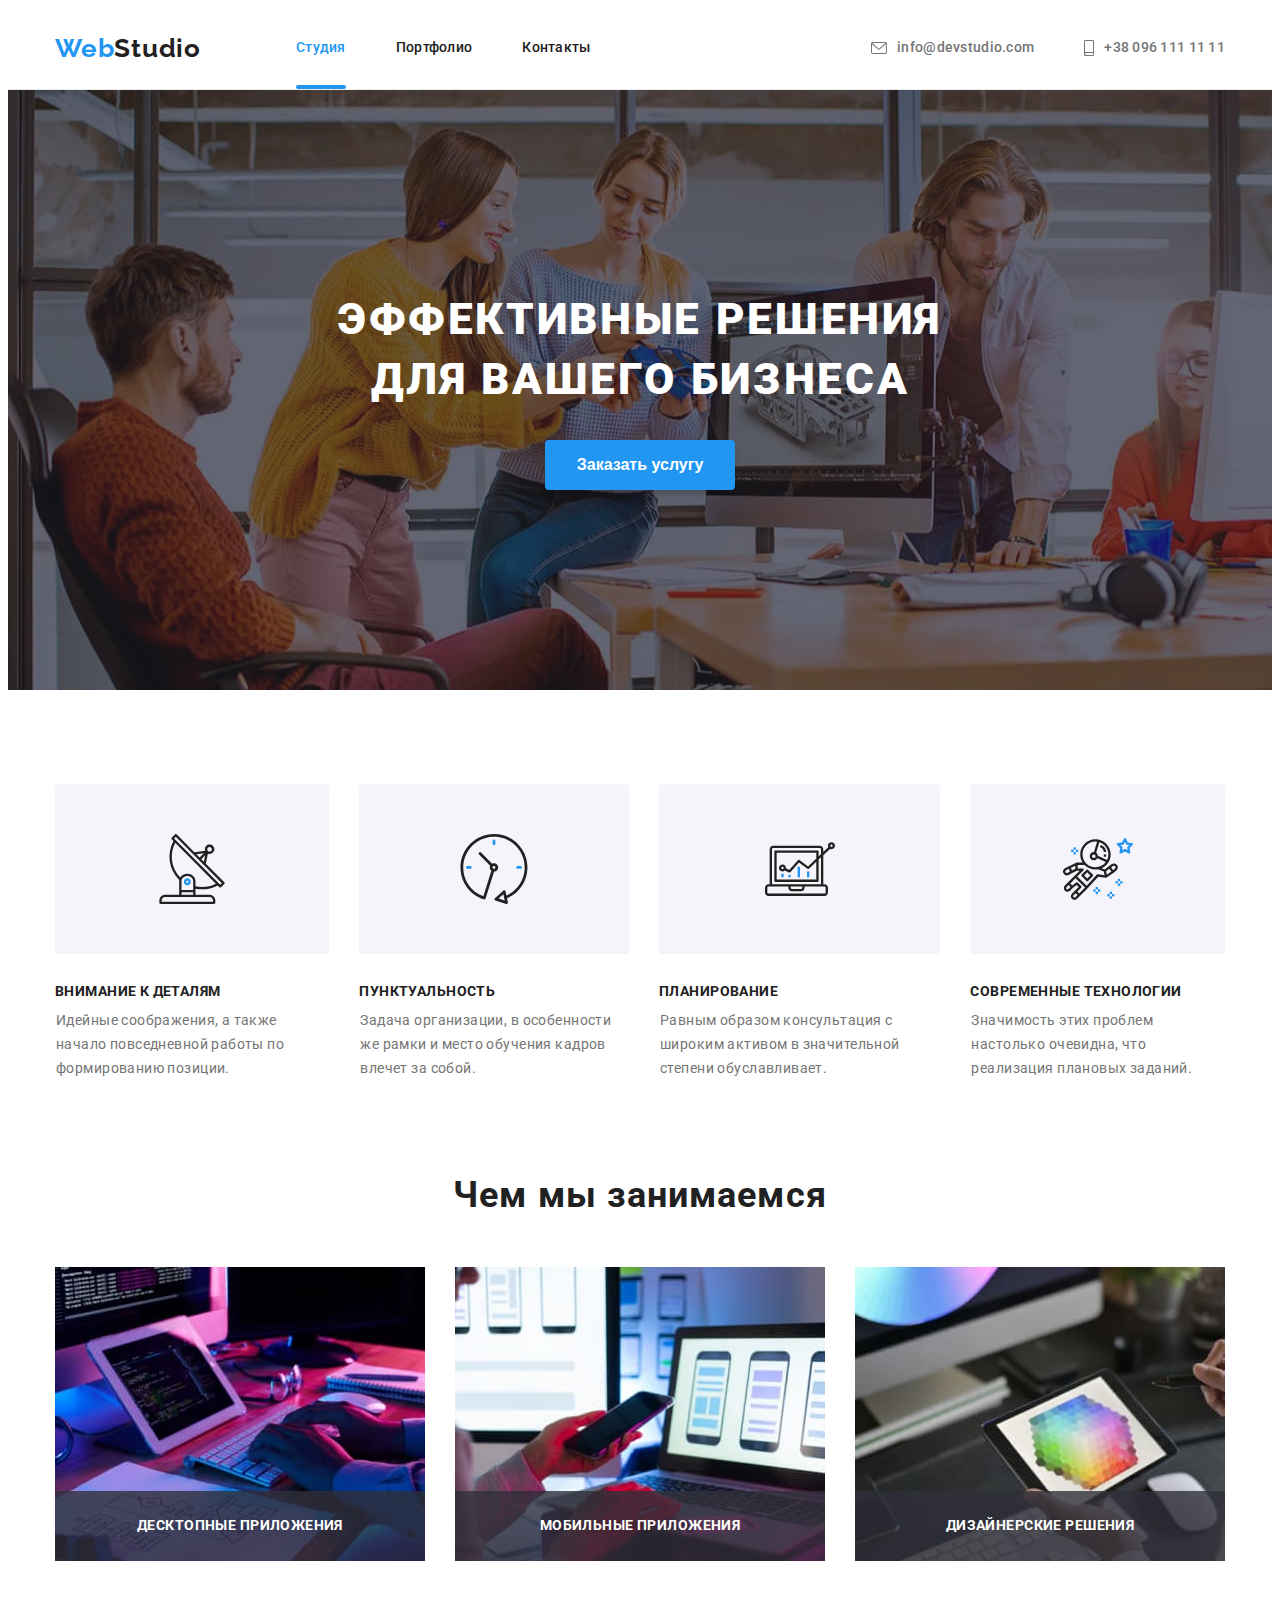
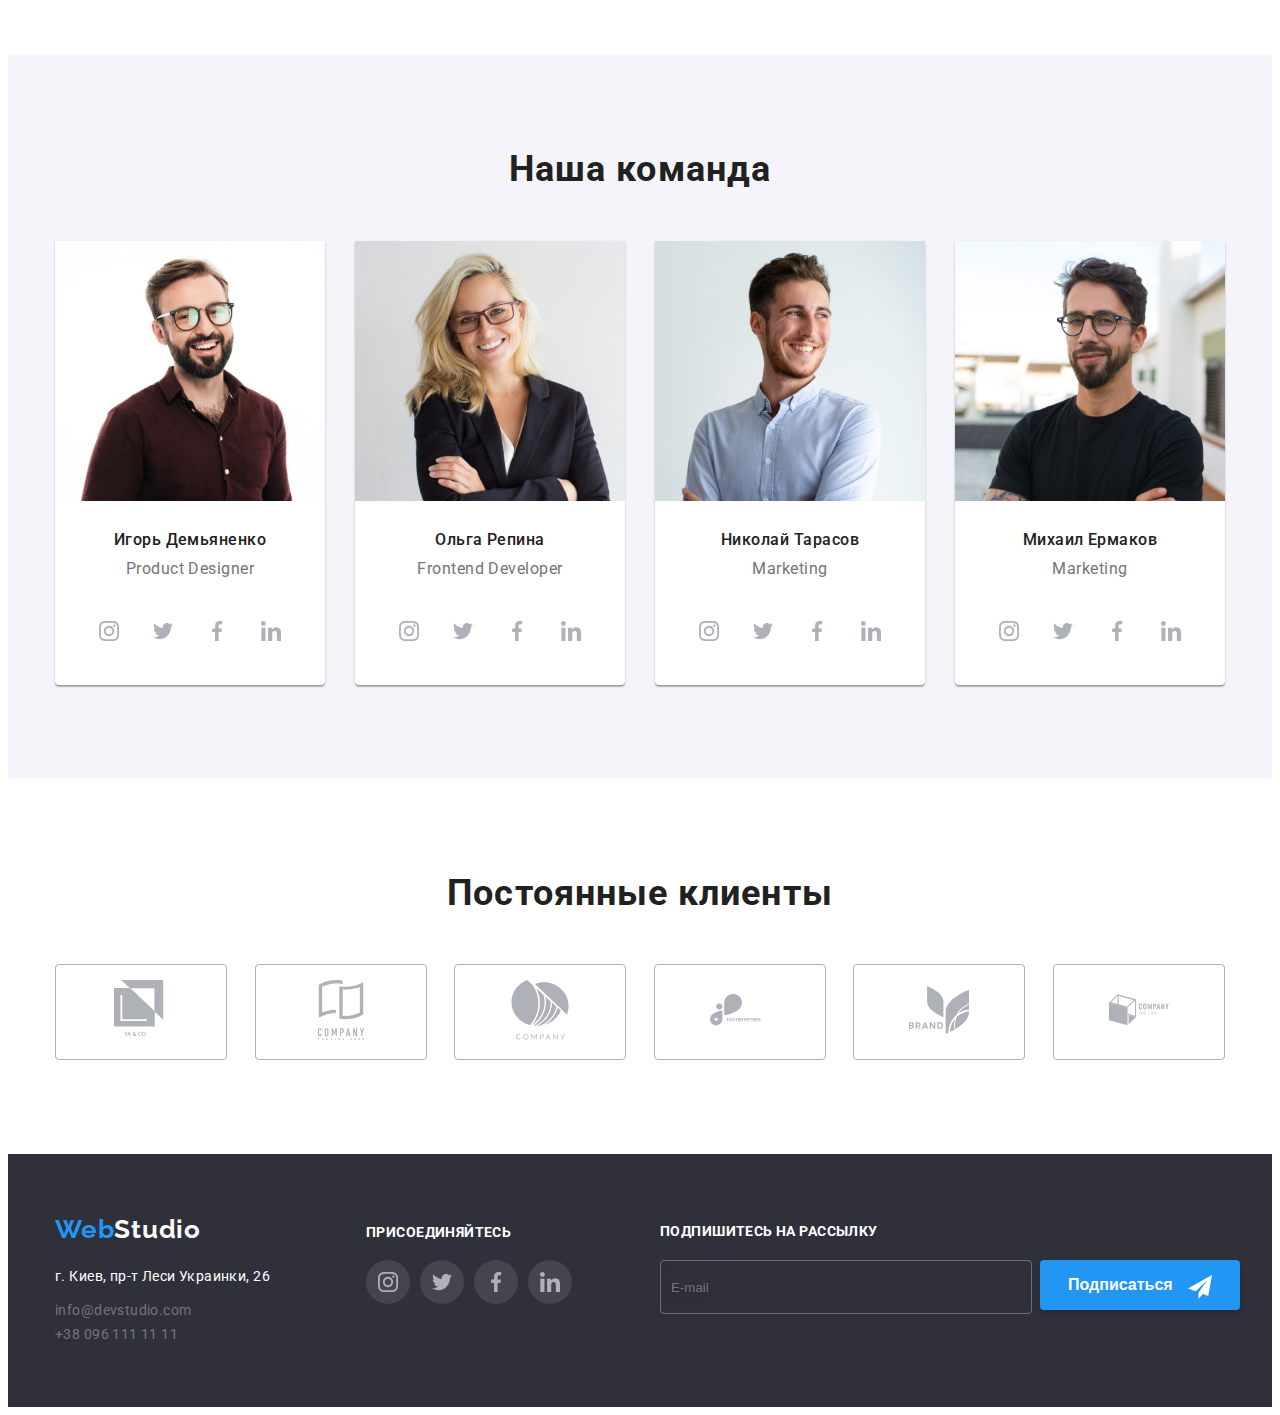
<file: index.html>
<!DOCTYPE html>
<html lang="ru">
<head>
    <meta charset="UTF-8">
    <meta http-equiv="X-UA-Compatible" content="IE=edge">
    <meta name="viewport" content="width=device-width, initial-scale=1.0">
    <title>Студия</title>
    <link rel="stylesheet" href="https://cdnjs.cloudflare.com/ajax/libs/modern-normalize/1.0.0/modern-normalize.min.css"
        integrity="sha512-ISS7cAi1PEhQ8jnbJpJZMd29NlhNj4AWYyLOSp2CE/CsHxTCu+r+t0D2yoJudVrd0/8fTVPUVDzY5Tvli75u/g=="
        crossorigin="anonymous" />
    <link href="https://fonts.googleapis.com/css2?family=Raleway:wght@700&family=Roboto:wght@400;500;700;900&display=swap"
        rel="stylesheet">
    <link rel="stylesheet" href="./css/styles.css">
</head>
<body class="body">
    <!----- HEADER ----->
    <header>
        <div class="header container">
            <nav class="nav">
                <a class="logo link" href="/">Web<span class="logo-studio">Studio</span></a>
                <ul class="nav-links list">
                    <li class="list"><a class="nav-item-link link active" href="/">Студия</a></li>
                    <li class="list"><a class="nav-item-link link" href="./portfolio.html">Портфолио</a></li>
                    <li class="list"><a class="nav-item-link link" href="#contacts">Контакты</a></li>   
                </ul>
            </nav>
            <ul class="header-contacts">
                <li class="list header-contacts-item">
                    <a class="header-contacts-link link" href="mailto:info@devstudio.com">
                        <svg class="header-contacts-icon" width="16" height="12">
                            <use href="./images/sprite.svg#icon-envelope"></use>
                        </svg>
                        info@devstudio.com
                    </a>
                </li>
                <li class="list">
                    <a class="header-contacts-link link" href="tel:+380961111111">
                        <svg class="header-contacts-icon" width="10" height="16">
                            <use href="./images/sprite.svg#icon-smartphone"></use>
                        </svg>
                        +38 096 111 11 11
                    </a>
                </li>
            </ul>
        </div>   
    </header> 
    <main>
        <!----- HERO ----->
        <section class="section hero">
            <div class="container">
                <h1 class="hero-title">Эффективные решения <br /> для вашего бизнеса</h1>
                <button class="hero-button" type="button" data-modal-open>Заказать услугу</button>
            </div>          
        </section>
        <!----- ADVANTAGES ----->
        <section class="section">
           <div class="container">
                <ul class="advantages list">
                    <li class="adv-list-item">
                        <div class="adv-thumb">
                            <svg class="adv-icon" width="70" hight="70">
                                <use href="./images/sprite.svg#icon-antenna" ></use>
                            </svg>
                        </div>
                        <h3>Внимание к деталям</h3>
                        <p>Идейные соображения, а также начало повседневной работы по формированию позиции.</p>                       
                    </li>
                    <li class="adv-list-item">
                        <div class="adv-thumb">
                            <svg class="adv-icon" width="70" hight="70">
                                <use href="./images/sprite.svg#icon-clock" ></use>
                            </svg>
                        </div> 
                        <h3>Пунктуальность</h3>
                        <p>Задача организации, в особенности же рамки и место обучения кадров влечет за собой.</p>
                    </li>
                    <li class="adv-list-item">
                        <div class="adv-thumb">
                            <svg class="adv-icon" width="70" hight="70">
                                <use href="./images/sprite.svg#icon-diagram" ></use>
                            </svg>
                        </div>
                        <h3>Планирование</h3>
                        <p>Равным образом консультация с широким активом в значительной степени обуславливает.</p>
                    </li>
                    <li class="adv-list-item">
                        <div class="adv-thumb">
                            <svg class="adv-icon" width="70" hight="70">
                                <use href="./images/sprite.svg#icon-astronaut" ></use>
                            </svg>
                        </div>
                        <h3>Современные технологии</h3>
                        <p>Значимость этих проблем настолько очевидна, что реализация плановых заданий.</p>
                    </li>
                </ul>
                <section>
                    <h2 class="section-title">Чем мы занимаемся</h2>
                    <ul class="activities list">
                        <li class="act-list">
                            <img src="images/boxa.jpg" alt="Програмист работает в офисе" width="370">
                            <p class="act-labels">Десктопные приложения</p>
                        </li>
                        <li class="act-list">
                            <img src="images/boxb.jpg" alt="Дизайнер создает интерфейс мобильного приложения" width="370">
                            <p class="act-labels">Мобильные приложения</p>
                        </li>
                        <li class="act-list">
                            <img src="images/boxc.jpg" alt="Художник выбирает цвет на планшете" width="370">
                            <p class="act-labels">Дизайнерские решения</p>
                        </li>
                    </ul>
                </section>
           </div>
        </section>
        <!----- TEAM ----->
        <section class="team section">
            <div class="container">
                <h2 class="section-title">Наша команда</h2>
                <ul class="members list">
                    <li class="member-card">
                        <img src="images/igor.jpg" alt="Фото Игоря Демьяненко" width="270">
                        <h3>Игорь Демьяненко</h3>
                        <p>Product Designer</p>
                        <ul class="social list">
                            <li class="social-list-item">
                                <div class="social-thumb">
                                    <a href="" class="social-item-link">
                                        <svg class="social-link-icon">
                                            <use href="./images/sprite.svg#icon-instagram"></use>
                                        </svg>
                                    </a>
                                </div>                              
                            </li>
                            <li class="social-list-item">
                                <a href="" class="social-item-link">
                                    <svg class="social-link-icon">
                                        <use href="./images/sprite.svg#icon-twitter"></use>
                                    </svg>
                                </a>
                            </li>
                            <li class="social-list-item">
                                <a href="" class="social-item-link">
                                    <svg class="social-link-icon">
                                        <use href="./images/sprite.svg#icon-facebook"></use>
                                    </svg>
                                </a>
                            </li>
                            <li class="social-list-item">
                                <a href="" class="social-item-link">
                                    <svg class="social-link-icon">
                                        <use href="./images/sprite.svg#icon-linkedin"></use>
                                    </svg>
                                </a>
                            </li>
                        </ul>
                    </li>
                    <li class="member-card">
                        <img src="images/olga.jpg" alt="Фото Ольги Репиной" width="270">
                        <h3>Ольга Репина</h3>
                        <p>Frontend Developer</p>
                        <ul class="social list">
                            <li class="social-list-item">
                                <div class="social-thumb">
                                    <a href="" class="social-item-link">
                                        <svg class="social-link-icon">
                                            <use href="./images/sprite.svg#icon-instagram"></use>
                                        </svg>
                                    </a>
                                </div>
                            </li>
                            <li class="social-list-item">
                                <a href="" class="social-item-link">
                                    <svg class="social-link-icon">
                                        <use href="./images/sprite.svg#icon-twitter"></use>
                                    </svg>
                                </a>
                            </li>
                            <li class="social-list-item">
                                <a href="" class="social-item-link">
                                    <svg class="social-link-icon">
                                        <use href="./images/sprite.svg#icon-facebook"></use>
                                    </svg>
                                </a>
                            </li>
                            <li class="social-list-item">
                                <a href="" class="social-item-link">
                                    <svg class="social-link-icon">
                                        <use href="./images/sprite.svg#icon-linkedin"></use>
                                    </svg>
                                </a>
                            </li>
                        </ul>
                    <li class="member-card">
                        <img src="images/nikolay.jpg" alt="Фото Николая Тарасова" width="270">
                        <h3>Николай Тарасов</h3>
                        <p>Marketing</p>
                        <ul class="social list">
                            <li class="social-list-item">
                                <div class="social-thumb">
                                    <a href="" class="social-item-link">
                                        <svg class="social-link-icon">
                                            <use href="./images/sprite.svg#icon-instagram"></use>
                                        </svg>
                                    </a>
                                </div>
                            </li>
                            <li class="social-list-item">
                                <a href="" class="social-item-link">
                                    <svg class="social-link-icon">
                                        <use href="./images/sprite.svg#icon-twitter"></use>
                                    </svg>
                                </a>
                            </li>
                            <li class="social-list-item">
                                <a href="" class="social-item-link">
                                    <svg class="social-link-icon">
                                        <use href="./images/sprite.svg#icon-facebook"></use>
                                    </svg>
                                </a>
                            </li>
                            <li class="social-list-item">
                                <a href="" class="social-item-link">
                                    <svg class="social-link-icon">
                                        <use href="./images/sprite.svg#icon-linkedin"></use>
                                    </svg>
                                </a>
                            </li>
                        </ul>
                    </li>
                    <li class="member-card">
                        <img src="images/michael.jpg" alt="Фото Михаила Ермакова" width="270">
                        <h3>Михаил Ермаков</h3>
                        <p>Marketing</p>
                        <ul class="social list">
                            <li class="social-list-item">
                                <div class="social-thumb">
                                    <a href="" class="social-item-link">
                                        <svg class="social-link-icon">
                                            <use href="./images/sprite.svg#icon-instagram"></use>
                                        </svg>
                                    </a>
                                </div>
                            </li>
                            <li class="social-list-item">
                                <a href="" class="social-item-link">
                                    <svg class="social-link-icon">
                                        <use href="./images/sprite.svg#icon-twitter"></use>
                                    </svg>
                                </a>
                            </li>
                            <li class="social-list-item">
                                <a href="" class="social-item-link">
                                    <svg class="social-link-icon">
                                        <use href="./images/sprite.svg#icon-facebook"></use>
                                    </svg>
                                </a>
                            </li>
                            <li class="social-list-item">
                                <a href="" class="social-item-link">
                                    <svg class="social-link-icon">
                                        <use href="./images/sprite.svg#icon-linkedin"></use>
                                    </svg>
                                </a>
                            </li>
                        </ul>
                    </li>
                </ul>
            </div>
        </section>
        <!----- CLIENTS ----->
        <section class="clients section">
            <div class="container">
                <h2 class="section-title">Постоянные клиенты</h2>
                <ul class="clients-list list">
                    <li class="clients-item">
                        <a href="" class="clients-item-company">
                            <div class="clients-thumb">
                                <svg class="clients-icon" width="49" height="44">
                                    <use href="./images/sprite.svg#icon-logo1"></use>
                                </svg>
                            </div>
                        </a>
                    </li>
                    <li class="clients-item">
                        <a href="" class="clients-item-company">
                            <div class="clients-thumb">
                                <svg class="clients-icon" width="40" height="52">
                                    <use href="./images/sprite.svg#icon-logo2"></use>
                                </svg>
                            </div>
                        </a>
                    </li>
                    <li class="clients-item">
                        <a href="" class="clients-item-company">
                            <div class="clients-thumb">
                                <svg class="clients-icon" width="41" height="43">
                                    <use href="./images/sprite.svg#icon-logo3"></use>
                                </svg>
                            </div>
                        </a>
                    </li>
                    <li class="clients-item">
                        <a href="" class="clients-item-company">
                            <div class="clients-thumb">
                                <svg class="clients-icon" width="25" height="25">
                                    <use href="./images/sprite.svg#icon-logo4"></use>
                                </svg>
                            </div>
                        </a>
                    </li>
                    <li class="clients-item">
                        <a href="" class="clients-item-company">
                            <div class="clients-thumb">
                                <svg class="clients-icon" width="59" height="47">
                                    <use href="./images/sprite.svg#icon-logo5"></use>
                                </svg>
                            </div>
                        </a>
                    </li>
                    <li class="clients-item">
                        <a href="" class="clients-item-company">
                            <div class="clients-thumb">
                                <svg class="clients-icon" width="88" height="45">
                                    <use href="./images/sprite.svg#icon-logo6"></use>
                                </svg>
                            </div>
                        </a>
                    </li>
                </ul>
            </div>
        </section>
    </main>
    <!----- FOOTER ----->
    <footer class="footer" id="contacts">
        <div class="container">
            <div>
                <a class="logo link" href="/">Web<span class="footer-logo-studio">Studio</span></a>
                <address class="address">г. Киев, пр-т Леси Украинки, 26</address>
                <ul class="footer-contacts list">
                    <li><a class="footer-contacts-item link" href="mailto:info@devstudio.com">info@devstudio.com</a></li>
                    <li><a class="footer-contacts-item link" href="tel:+380961111111">+38 096 111 11 11</a></li>
                </ul>
            </div>
            <div class="footer-socials">
                <p class="footer-join">присоединяйтесь</p>
                <ul class="social-footer list">
                    <li class="social-footer-item">
                        <div class="social-footer-thumb">
                            <a href="" class="social-footer-link">
                                <svg class="social-link-icon">
                                    <use href="./images/sprite.svg#icon-instagram"></use>
                                </svg>
                            </a>
                        </div>
                    </li>
                    <li class="social-footer-item">
                        <div class="social-footer-thumb">
                            <a href="" class="social-footer-link">
                                <svg class="social-link-icon">
                                    <use href="./images/sprite.svg#icon-twitter"></use>
                                </svg>
                            </a>
                        </div>
                    </li>
                    <li class="social-footer-item">
                        <div class="social-footer-thumb">
                            <a href="" class="social-footer-link">
                                <svg class="social-link-icon">
                                    <use href="./images/sprite.svg#icon-facebook"></use>
                                </svg>
                            </a>
                        </div>
                    </li>
                    <li class="social-footer-item">
                        <div class="social-footer-thumb">
                            <a href="" class="social-footer-link">
                                <svg class="social-link-icon">
                                    <use href="./images/sprite.svg#icon-linkedin"></use>
                                </svg>
                            </a>
                        </div>
                    </li>
                </ul>
            </div>
            <div class="footer-subs">
                <p class="footer-subs-title">Подпишитесь на рассылку</p>
                <form action="" class="footer-subs-form">
                    <label class="footer-subs-form-field">
                        <input name="user-email" class="footer-subs-form-input" type="email" placeholder="E-mail">
                    </label>
                   <span class="qqq">
                        <button class="footer-subs-btn" type="submit">Подписаться
                            <svg class="footer-btn-icon" width="24" height="24">
                                <use href="./images/sprite.svg#icon-send"></use>
                            </svg>
                        </button>
                                                
                    </span>                  
                </form>
            </div>
        </div>       
    </footer>
    <div class="backdrop is-hidden" data-modal>
        <div class="modal">
            <button type="button" class="modal-close-btn" data-modal-close>
                <svg class="modal-close-icon" width="18" height="18">
                    <use href="./images/sprite.svg#icon-close"></use>
                </svg>
            </button>
            <form action="" class="modal-form">
                <h2 class="modal-title">Оставьте свои данные, мы вам перезвоним</h2>
                <label class="modal-form-field">
                    Имя
                    <span class="modal-form-input-wrapper">
                        <input name="user-name" class="modal-form-input" type="text">
                        <svg class="modal-form-icon" width="18" heigh="18">
                            <use href="./images/sprite.svg#icon-person-black"></use>
                        </svg>
                    </span>
                </label>
                <label class="modal-form-field">
                    Телефон
                    <span class="modal-form-input-wrapper">
                        <input name="user-phone" class="modal-form-input" type="tel">
                        <svg class="modal-form-icon" width="18" heigh="18">
                            <use href="./images/sprite.svg#icon-phone-black"></use>
                        </svg>
                    </span>
                </label>
                <label class="modal-form-field">
                    Почта
                    <span class="modal-form-input-wrapper">
                        <input name="user-name" class="modal-form-input" type="email">
                        <svg class="modal-form-icon" width="18" heigh="18">
                            <use href="./images/sprite.svg#icon-email-black"></use>
                        </svg>
                    </span>
                </label>
                <label class="modal-form-field">
                    Комментарий
                    <textarea name="user-message" class="modal-form-message" placeholder="Введите текст"></textarea>
                </label>
                <input id="user-term" type="checkbox" name="user-term" class="modal-form-term hidden">
                <label class="modal-form-term-desc" for="user-term">Соглашаюсь с рассылкой и принимаю<a href="">Условия
                        договора</a></label>          
                <button type="submit" class="modal-form-btn">Отправить</button>
            </form>
        </div>
    </div>
    <script src="./js/modal.js"></script>
</body>
</html>
</file>
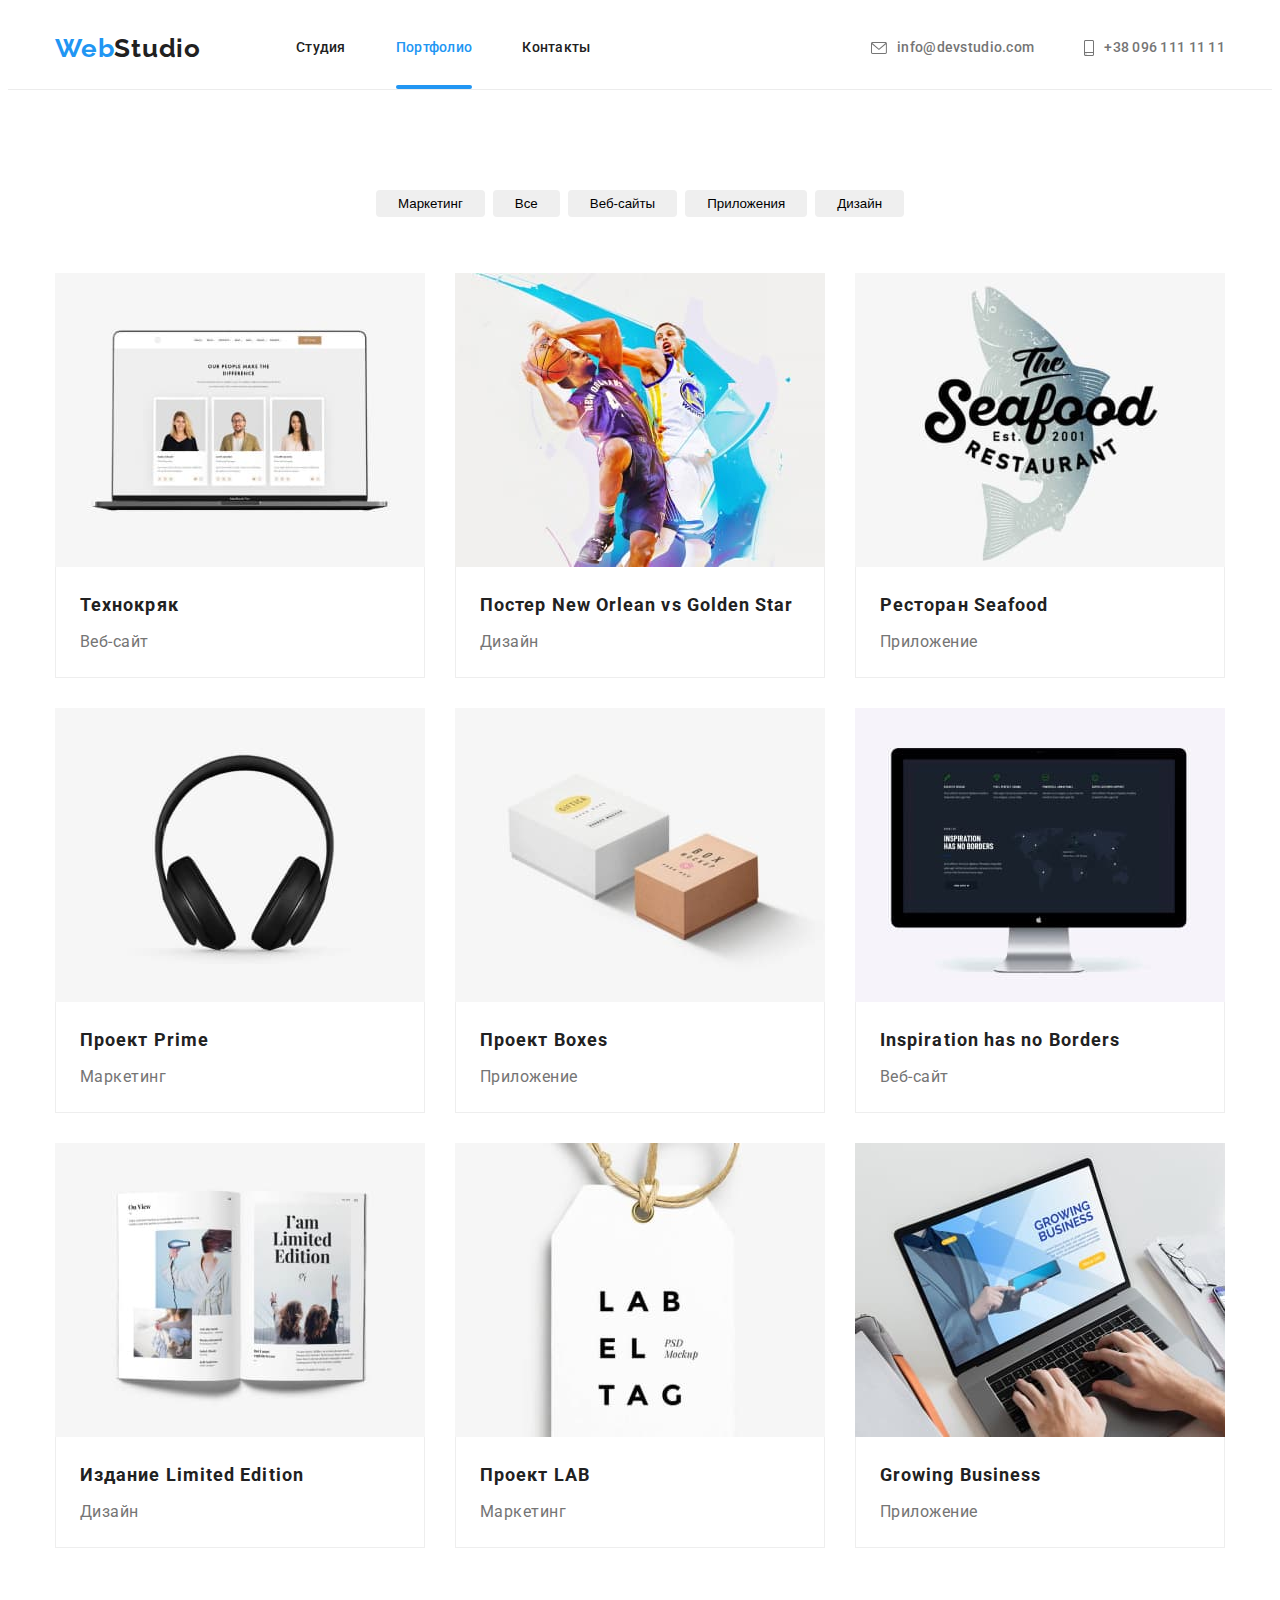
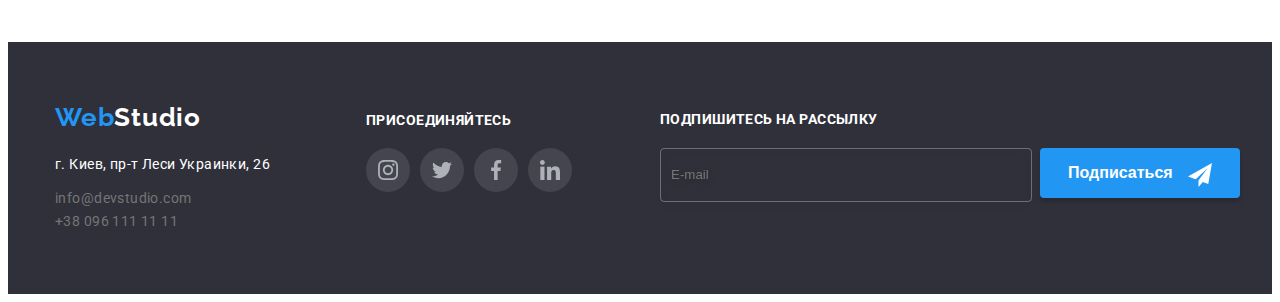
<file: portfolio.html>
<!DOCTYPE html>
<html lang="ru">
<head>
    <meta charset="UTF-8">
    <meta http-equiv="X-UA-Compatible" content="IE=edge">
    <meta name="viewport" content="width=device-width, initial-scale=1.0">
    <title>Студия</title>
    <link rel="stylesheet" href="https://cdnjs.cloudflare.com/ajax/libs/modern-normalize/1.0.0/modern-normalize.min.css"
        integrity="sha512-ISS7cAi1PEhQ8jnbJpJZMd29NlhNj4AWYyLOSp2CE/CsHxTCu+r+t0D2yoJudVrd0/8fTVPUVDzY5Tvli75u/g=="
        crossorigin="anonymous" />
    <link href="https://fonts.googleapis.com/css2?family=Raleway:wght@700&family=Roboto:wght@400;500;700;900&display=swap"
        rel="stylesheet">
    <link rel="stylesheet" href="./css/styles.css">
</head>
<body class="body">
    <!----- HEADER ----->
    <header>
        <div class="header container">
            <nav class="nav">
                <a class="logo link" href="/">Web<span class="logo-studio">Studio</span></a>
                <ul class="nav-links list">
                    <li class="list"><a class="nav-item-link link" href="/">Студия</a></li>
                    <li class="list"><a class="nav-item-link link active" href="./portfolio.html">Портфолио</a></li>
                    <li class="list"><a class="nav-item-link link" href="#contacts">Контакты</a></li>
                </ul>
            </nav>
            <ul class="header-contacts">
                <li class="list header-contacts-item">
                    <a class="header-contacts-link link" href="mailto:info@devstudio.com">
                        <svg class="header-contacts-icon" width="16" height="12">
                            <use href="./images/sprite.svg#icon-envelope"></use>
                        </svg>
                        info@devstudio.com
                    </a>
                </li>
                <li class="list">
                    <a class="header-contacts-link link" href="tel:+380961111111">
                        <svg class="header-contacts-icon" width="10" height="16">
                            <use href="./images/sprite.svg#icon-smartphone"></use>
                        </svg>
                        +38 096 111 11 11
                    </a>
                </li>
            </ul>
        </div>
    </header>
    <!----- PORTFOLIO ----->
    <section class="portfolio section">
       <div class="container">
            <h1 class="hidden">Портфолио</h1>
            <ul class="portfolio-fiter list">
                <li class="filter-item"><button type="button" class="filter-button">Маркетинг</button></li>
                <li class="filter-item"><button type="button" class="filter-button">Все</button></li>
                <li class="filter-item"><button type="button" class="filter-button">Веб-сайты</button></li>
                <li class="filter-item"><button type="button" class="filter-button">Приложения</button></li>
                <li class="filter-item"><button type="button" class="filter-button">Дизайн</button></li>
            </ul>
            <ul class="portfolio-cards list">
                <li class="gallery">              
                    <a class="gallery-card link" href="">
                        <div class="card-thumb">
                            <img src="./images/technocryak.jpg" alt="cайт на мониторе ноутбука" width="370">
                            <p class="card-text-effect">Технокряк это современная площадка распространения коронавируса. Компании используют эту
                                платформу для цифрового
                                шпионажа и атак на защищённые сервера конкурентов.</p>
                        </div>
                        <div class="card-description">
                            <h2>Технокряк</h2>
                            <p>Веб-сайт</p>
                        </div>                                 
                    </a>                                     
                </li>
                <li class="gallery">
                    <a class="gallery-card link" href="">
                        <div class="card-thumb">
                            <img src="./images/poster.jpg" alt="плакат с двумя баскетболистами" width="370">                       
                            <p class="card-text-effect">Lorem ipsum dolor sit amet consectetur adipisicing elit. Architecto qui alias iure optio, minus facilis eveniet autem porro quos repellat?</p>
                        </div>  
                        <div class="card-description">
                            <h2>Постер New Orlean vs Golden Star</h2>
                            <p>Дизайн</p>
                        </div>
                    </a>
                </li>
                <li class="gallery">
                    <a class="gallery-card link" href="">
                        <div class="card-thumb">
                            <img src="./images/seafood.jpg" alt="вывеска морского ресторана" width="370">
                            <p class="card-text-effect">Lorem ipsum dolor sit amet consectetur adipisicing elit. Architecto qui alias iure optio,
                            minus facilis eveniet autem porro quos repellat?</p>
                        </div>
                        <div class="card-description">
                            <h2>Ресторан Seafood</h2>
                            <p>Приложение</p>
                        </div>
                    </a>
                </li>
                <li class="gallery">
                    <a class="gallery-card link" href="">
                        <div class="card-thumb">
                            <img src="./images/prime.jpg" alt="наушники" width="370">
                            <p class="card-text-effect">Lorem ipsum dolor sit amet consectetur adipisicing elit. Architecto qui alias iure optio,
                            minus facilis eveniet autem porro quos repellat?</p>
                        </div>
                        <div class="card-description">
                            <h2>Проект Prime</h2>
                            <p>Маркетинг</p>
                        </div>
                    </a>
                </li>
                <li class="gallery">
                    <a class="gallery-card link" href="">
                        <div class="card-thumb">
                            <img src="./images/boxes.jpg" alt="две коробочки" width="370">
                            <p class="card-text-effect">Lorem ipsum dolor sit amet consectetur adipisicing elit. Architecto qui alias iure optio,
                            minus facilis eveniet autem porro quos repellat?</p>
                        </div>
                        <div class="card-description">
                            <h2>Проект Boxes</h2>
                            <p>Приложение</p>
                        </div>                      
                    </a>
                </li>
                <li class="gallery">
                    <a class="gallery-card link" href="">
                        <div class="card-thumb">
                            <img src="./images/inspiration.jpg" alt="вид сайта на мониторе" width="370">
                            <p class="card-text-effect">Lorem ipsum dolor sit amet consectetur adipisicing elit. Architecto qui alias iure optio,
                            minus facilis eveniet autem porro quos repellat?</p>
                        </div>
                        <div class="card-description">
                            <h2>Inspiration has no Borders</h2>
                            <p>Веб-сайт</p>
                        </div>
                    </a>
                </li>
                <li class="gallery">
                    <a class="gallery-card link" href="">
                        <div class="card-thumb">
                            <img src="./images/edition.jpg" alt="разворот журнала" width="370">
                            <p class="card-text-effect">Lorem ipsum dolor sit amet consectetur adipisicing elit. Architecto qui alias iure optio,
                            minus facilis eveniet autem porro quos repellat?</p>
                        </div>
                        <div class="card-description">
                            <h2>Издание Limited Edition</h2>
                            <p>Дизайн</p>
                        </div>                       
                    </a>
                </li>
                <li class="gallery">
                    <a class="gallery-card link" href="">
                        <div class="card-thumb">
                            <img src="./images/label.jpg" alt="бирка с логотипом" width="370">
                            <p class="card-text-effect">Lorem ipsum dolor sit amet consectetur adipisicing elit. Architecto qui alias iure optio,
                            minus facilis eveniet autem porro quos repellat?</p>
                        </div>
                        <div class="card-description">
                            <h2>Проект LAB</h2>
                            <p>Маркетинг</p>
                        </div>                       
                    </a>
                </li>
                <li class="gallery">
                    <a class="gallery-card link" href="">
                        <div class="card-thumb">
                            <img src="./images/business.jpg" alt="руки печатающие на ноутбуке" width="370">
                            <p class="card-text-effect">Lorem ipsum dolor sit amet consectetur adipisicing elit. Architecto qui alias iure optio,
                            minus facilis eveniet autem porro quos repellat?</p>
                        </div>
                        <div class="card-description">
                            <h2>Growing Business</h2>
                            <p>Приложение</p>
                        </div>                     
                    </a>
                </li>
            </ul>
       </div>
    </section>
    <!----- FOOTER ----->
    <footer class="footer" id="contacts">
        <div class="container">
            <div>
                <a class="logo link" href="/">Web<span class="footer-logo-studio">Studio</span></a>
                <address class="address">г. Киев, пр-т Леси Украинки, 26</address>
                <ul class="footer-contacts list">
                    <li><a class="footer-contacts-item link" href="mailto:info@devstudio.com">info@devstudio.com</a></li>
                    <li><a class="footer-contacts-item link" href="tel:+380961111111">+38 096 111 11 11</a></li>
                </ul>
            </div>
            <div class="footer-socials">
                <p class="footer-join">присоединяйтесь</p>
                <ul class="social-footer list">
                    <li class="social-footer-item">
                        <div class="social-footer-thumb">
                            <a href="" class="social-footer-link">
                                <svg class="social-link-icon">
                                    <use href="./images/sprite.svg#icon-instagram"></use>
                                </svg>
                            </a>
                        </div>
                    </li>
                    <li class="social-footer-item">
                        <div class="social-footer-thumb">
                            <a href="" class="social-footer-link">
                                <svg class="social-link-icon">
                                    <use href="./images/sprite.svg#icon-twitter"></use>
                                </svg>
                            </a>
                        </div>
                    </li>
                    <li class="social-footer-item">
                        <div class="social-footer-thumb">
                            <a href="" class="social-footer-link">
                                <svg class="social-link-icon">
                                    <use href="./images/sprite.svg#icon-facebook"></use>
                                </svg>
                            </a>
                        </div>
                    </li>
                    <li class="social-footer-item">
                        <div class="social-footer-thumb">
                            <a href="" class="social-footer-link">
                                <svg class="social-link-icon">
                                    <use href="./images/sprite.svg#icon-linkedin"></use>
                                </svg>
                            </a>
                        </div>
                    </li>
                </ul>
            </div>
            <div class="footer-subs">
                <p class="footer-subs-title">Подпишитесь на рассылку</p>
                <form action="" class="footer-subs-form">
                    <label class="footer-subs-form-field">
                        <input name="user-email" class="footer-subs-form-input" type="email" placeholder="E-mail">
                    </label>
                    <span class="footer-subs-cont">
                        <button class="footer-subs-btn" type="submit">Подписаться
                            <svg class="footer-btn-icon" width="24" height="24">
                                <use href="./images/sprite.svg#icon-send"></use>
                            </svg>
                        </button>
                    </span>
                </form>
            </div>
        </div>
    </footer>
</body>
</html>
</file>
<file: css/styles.css>
:root {
  --main-font-color: #212121;
  --alt-font-color: #757575;
  --brand-blue-color: #2196f3;
  --main-bg-color: #ffffff;
  --secondary-bg-color: #2f303a;
  --alt-bg-color: #f5f4fa;
}
h1,
h2,
h3,
h4,
h5,
h6,
p {
  margin: 0;
}
ul {
  margin: 0;
  padding: 0;
}
img {
  display: block;
}
.hidden {
  position: absolute;
  width: 1px;
  height: 1px;
  margin: -1px;
  border: 0;
  padding: 0;
  clip: rect(0 0 0 0);
  overflow: hidden;
}
.list {
  list-style: none;
}
.link {
  color: var(--main-font-color);
  text-decoration: none;
}
.body {
  font-family: Roboto, sans-serif;
  color: var(--main-font-color);
  background-color: var(--main-bg-color);
}
.container {
  width: 1200px;
  margin: 0 auto;
  box-sizing: border-box;
  padding: 0 15px;
}
.section {
  padding: 94px 0;
}

/* ============ HEADER ============ */
header {
  padding: 25px 0;
  border-bottom: 1px solid #ececec;
}
.header {
  font-weight: 500;
  font-size: 14px;
  line-height: 1.14;
  letter-spacing: 0.02em;
  display: flex;
  justify-content: space-between;
}
.logo {
  font-family: Raleway, sans-serif;
  font-style: normal;
  font-weight: bold;
  font-size: 26px;
  line-height: 1.19;
  letter-spacing: 0.03em;
  color: var(--brand-blue-color);
  margin-right: 95px;
}
.header .list {
  display: flex;
  align-items: center;
}
.logo-studio,
.nav-links {
  color: var(--main-font-color);
}
.nav-links .list:not(:last-child) {
  margin-right: 50px;
}
.nav,
.nav-links,
.header-contacts {
  display: flex;
}
.header-contacts .link {
  color: var(--alt-font-color);
  fill: var(--alt-font-color);
  transition: 250ms cubic-bezier(0.4, 0, 0.2, 1);
}
.header-contacts .list:not(:first-child) {
  margin-left: 50px;
}
.nav-item-link {
  transition: 250ms cubic-bezier(0.4, 0, 0.2, 1);
}
.nav-item-link:hover,
.nav-item-link:focus {
  color: var(--brand-blue-color);
}
.header-contacts-link:hover,
.header-contacts-link:focus {
  color: var(--brand-blue-color);
  fill: var(--brand-blue-color);
  text-decoration: underline;
}
.active {
  color: var(--brand-blue-color);
  position: relative;
}
.active::after {
  content: "";
  display: block;
  position: absolute;
  bottom: -33px;
  width: 100%;
  height: 4px;
  border-radius: 2px;
  background-color: var(--brand-blue-color);
}
.header-contacts-link {
  display: flex;
  justify-content: center;
  align-items: center;
}
.header-contacts-icon {
  margin-right: 10px;
}

/* ============ HERO ============ */

.hero {
  color: var(--main-bg-color);
  background-color: var(--secondary-bg-color);
  background-image: linear-gradient(
      rgba(47, 48, 58, 0.4),
      rgba(47, 48, 58, 0.4)
    ),
    url(../images/hero/hero-bg.jpg);
  background-size: cover;
  background-repeat: no-repeat;
  padding: 200px 0;
}
.hero-title {
  font-weight: 900;
  font-size: 44px;
  line-height: 1.36;
  text-align: center;
  letter-spacing: 0.06em;
  text-transform: uppercase;
  margin-bottom: 30px;
}
.hero-button {
  background: var(--brand-blue-color);
  color: var(--main-bg-color);
  font-weight: bold;
  font-size: 16px;
  line-height: 1.87;
  padding: 10px 32px;
  box-shadow: 0px 4px 4px rgba(0, 0, 0, 0.15);
  border: none;
  border-radius: 4px;
  cursor: pointer;
  display: block;
  margin: 0 auto;
}

/* ============ ADVANTAGES ============ */

.advantages h3 {
  font-weight: bold;
  font-size: 14px;
  line-height: 1.14;
  letter-spacing: 0.03em;
  text-transform: uppercase;
  margin-bottom: 10px;
}
.adv-list-item p {
  padding: 0 1px;
}
.adv-icon {
  display: flex;
  height: 170px;
  margin: 0 auto;
}
.adv-thumb {
  border-radius: 4px;
  margin-bottom: 30px;
  background-color: var(--alt-bg-color);
}
.act-list {
  position: relative;
}
.act-labels {
  position: absolute;
  bottom: 0;
  width: 100%;
  height: 70px;
  background-color: rgba(47, 48, 58, 0.8);
  font-weight: bold;
  font-size: 14px;
  line-height: 1.14;
  letter-spacing: 0.03em;
  text-transform: uppercase;
  color: var(--main-bg-color);
  display: flex;
  justify-content: center;
  align-items: center;
}
.section-title {
  font-weight: bold;
  font-size: 36px;
  line-height: 1.16;
  letter-spacing: 0.03em;
  text-align: center;
  margin-bottom: 50px;
}
.advantages p {
  font-size: 14px;
  line-height: 1.71;
  letter-spacing: 0.03em;
  color: var(--alt-font-color);
}
.adv-list-item:not(:last-child) {
  margin-right: 30px;
}
.advantages {
  display: flex;
  margin-bottom: 94px;
}
.activities {
  display: flex;
  justify-content: space-between;
}

/* ============ TEAM ============ */

.team {
  background-color: var(--alt-bg-color);
}
.team h3 {
  font-weight: 500;
  font-size: 16px;
  line-height: 1.18;
  letter-spacing: 0.03em;
  margin-bottom: 10px;
}
.team p {
  font-weight: normal;
  font-size: 16px;
  line-height: 1.18;
  letter-spacing: 0.03em;
  color: var(--alt-font-color);
  margin-bottom: 30px;
}
.members {
  display: flex;
  justify-content: space-between;
}
.member-card {
  text-align: center;
  background-color: var(--main-bg-color);
  box-shadow: 0px 1px 3px rgba(0, 0, 0, 0.12), 0px 1px 1px rgba(0, 0, 0, 0.14),
    0px 2px 1px rgba(0, 0, 0, 0.2);
  border-radius: 0px 0px 4px 4px;
}
.member-card img {
  margin-bottom: 30px;
}
.social-link-icon {
  width: 20px;
  height: 20px;
}
.social {
  display: flex;
  justify-content: space-between;
  padding-left: 32px;
  padding-right: 32px;
}
.social-item-link {
  display: flex;
  justify-content: center;
  align-items: center;
  width: 44px;
  height: 44px;
  border-radius: 50%;
  background-color: var(--main-bg-color);
  transition: 250ms cubic-bezier(0.4, 0, 0.2, 1);
}
.social-thumb {
  padding-bottom: 32px;
}
.social-link-icon {
  fill: #afb1b8;
  transition: 250ms cubic-bezier(0.4, 0, 0.2, 1);
}
.social-item-link {
  transition: 250ms cubic-bezier(0.4, 0, 0.2, 1);
}

.social-item-link:hover .social-link-icon,
.social-item-link:focus .social-link-icon {
  fill: var(--main-bg-color);
}
.social-item-link:hover,
.clients-item-link:focus {
  background-color: var(--brand-blue-color);
}

/* ============ CLIENTS ============ */

.clients-icon {
  width: 170px;
  height: 60px;
}
.clients-thumb {
  border-radius: 4px;
  display: block;
  background-color: var(--main-bg-color);
  padding-top: 15px;
  padding-bottom: 15px;
  border: 1px solid #afb1b8;
  transition: 250ms cubic-bezier(0.4, 0, 0.2, 1);
}
.clients-list {
  display: flex;
  justify-content: space-between;
}
.clients-item-company {
  fill: #afb1b8;
}
.clients-thumb:hover,
.clients-thumb:focus {
  fill: var(--brand-blue-color);
  border-color: var(--brand-blue-color);
}

/* ============ FOOTER ============ */

.footer {
  background-color: var(--secondary-bg-color);
  padding: 60px 0;
}
.footer .container {
  display: flex;
}
.footer-logo-studio {
  color: var(--main-bg-color);
}
.address {
  margin-top: 20px;
  margin-bottom: 10px;
}
.mail-link {
  margin-bottom: 10px;
}
.address,
.footer-contacts {
  font-size: 14px;
  line-height: 1.71;
  letter-spacing: 0.03em;
  font-style: normal;
  color: var(--main-bg-color);
}
.footer-contacts a {
  color: var(--alt-font-color);
}
.footer-contacts-item:hover,
.footer-contacts-item:focus {
  color: var(--brand-blue-color);
}
.footer-socials {
  display: block;
  margin-left: 70px;
}
.footer-join {
  font-weight: bold;
  font-size: 14px;
  line-height: 1, 14;
  letter-spacing: 0.03em;
  text-transform: uppercase;
  color: var(--main-bg-color);
  margin-bottom: 20px;
}
.social-footer {
  display: flex;
  justify-content: space-between;
}
.social-footer-link {
  display: flex;
  justify-content: center;
  align-items: center;
  width: 44px;
  height: 44px;
  border-radius: 50%;
  background-color: rgba(255, 255, 255, 0.1);
  transition: 250ms cubic-bezier(0.4, 0, 0.2, 1);
}
.social-link-icon {
  transition: 250ms cubic-bezier(0.4, 0, 0.2, 1);
}
.social-footer-item:not(:last-child) {
  margin-right: 10px;
}
.footer-socials {
  padding-top: 10px;
}
.social-footer-link:hover .social-link-icon,
.social-item-link:focus .social-link-icon {
  fill: var(--main-bg-color);
}
.social-footer-link:hover,
.clients-footer-link:focus {
  background-color: var(--brand-blue-color);
}
.footer-subs {
  padding-top: 10px;
  margin-left: 88px;
}

.footer-subs-form {
  display: flex;
  justify-content: flex-end;
  align-content: center;
  position: relative;
}
.footer-subs-title {
  font-weight: bold;
  font-size: 14px;
  line-height: 1.14;
  letter-spacing: 0.03em;
  text-transform: uppercase;
  color: var(--main-bg-color);
  margin-bottom: 20px;
}
.footer-subs-form-input {
  height: 50px;
  width: 358px;
  padding-left: 10px;
  border: 1px solid rgba(255, 255, 255, 0.3);
  filter: drop-shadow(0px 4px 4px rgba(0, 0, 0, 0.15));
  border-radius: 4px;
  background: transparent;
  color: var(--main-bg-color);
}
.footer-subs-btn {
  background: var(--brand-blue-color);
  color: var(--main-bg-color);
  width: 200px;
  height: 50px;
  font-weight: bold;
  font-size: 16px;
  line-height: 1.87;
  padding: 10px 28px;
  text-align: left;
  box-shadow: 0px 4px 4px rgba(0, 0, 0, 0.15);
  border: none;
  border-radius: 4px;
  cursor: pointer;
  display: block;
  margin-left: 8px;
  position: relative;
  display: flex;
}
.footer-subs-cont {
  display: flex;
}
.footer-btn-icon {
  margin-left: 15px;
  margin-top: 5px;
}
/* ============ PORTFOLIO ============ */

.filter-button:hover,
.filter-button:focus {
  font-family: inherit;
  color: var(--main-bg-color);
  background-color: var(--brand-blue-color);
  cursor: pointer;
}
.filter-item {
  transition: 250ms cubic-bezier(0.4, 0, 0.2, 1);
}
.filter-item:not(:last-child) {
  margin-right: 8px;
  margin-bottom: 50px;
}
.filter-button {
  padding: 6px 22px;
  border: none;
  border-radius: 4px;
}
.portfolio-fiter {
  display: flex;
  justify-content: center;
  box-sizing: border-box;
  border-radius: 4px;
  padding: 6px 22px;
}
.portfolio-cards h2 {
  font-weight: bold;
  font-size: 18px;
  line-height: 2;
  text-align: left;
  letter-spacing: 0.06em;
  margin-bottom: 4px;
  color: var(--main-font-color);
}
.portfolio-cards {
  font-size: 16px;
  line-height: 1.87;
  letter-spacing: 0.03em;
  color: var(--alt-font-color);
}
.card-description {
  border: 1px solid #eeeeee;
  border-top: none;
  padding: 20px 24px;
  color: var(--alt-font-color);
}
.card-thumb {
  position: relative;
  width: 370px;
  height: 294px;
  overflow: hidden;
}
.portfolio-cards {
  display: flex;
  justify-content: space-between;
  flex-wrap: wrap;
  margin-top: -30px;
  margin-left: -30px;
}
.container .gallery {
  margin-top: 30px;
  margin-left: 30px;
  flex-basis: calc(100% / 3 - 30px);
}
.gallery:hover .card-text-effect,
.gallery:focus .card-text-effect {
  transform: translateY(0%);
}
.gallery:hover,
.gallery:focus {
  box-shadow: 0px 1px 1px rgba(0, 0, 0, 0.12), 0px 4px 4px rgba(0, 0, 0, 0.06),
    1px 4px 6px rgba(0, 0, 0, 0.16);
}
.gallery {
  position: relative;
  overflow: hidden;
  transition: 250ms cubic-bezier(0.4, 0, 0.2, 1);
}
.card-text-effect {
  position: absolute;
  bottom: 0;
  width: 100%;
  height: 100%;
  padding: 64px 24px;
  margin: 0;
  text-align: left;
  background-color: rgba(33, 150, 243, 0.9);
  color: #ffffff;
  transform: translateY(100%);
  transition: 250ms cubic-bezier(0.4, 0, 0.2, 1);
}

/* <=========== MODAL ============> */

.backdrop {
  position: fixed;
  top: 0;
  left: 0;
  width: 100vw;
  height: 100vh;
  background-color: rgba(0, 0, 0, 0.2);
}
.modal {
  position: absolute;
  width: 528px;
  height: 581px;
  top: 50%;
  left: 50%;
  transform: translate(-50%, -50%);
  background-color: var(--main-bg-color);
  border-radius: 4px;
}
.modal-close-btn {
  position: absolute;
  display: flex;
  justify-content: center;
  align-items: center;
  top: 8px;
  right: 8px;
  width: 30px;
  height: 30px;
  background: var(--main-bg-color);
  border: 1px solid rgba(0, 0, 0, 0.1);
  cursor: pointer;
  border-radius: 50%;
  outline: none;
}
.is-hidden {
  opacity: 0;
  visibility: hidden;
  pointer-events: none;
}

.modal-form {
  display: flex;
  flex-direction: column;
  padding: 40px 40px;
}
.modal-title {
  font-weight: bold;
  font-size: 20px;
  line-height: 1.15;
  text-align: center;
  letter-spacing: 0.03em;
  margin-bottom: 10px;
}
.modal-form-field {
  font-size: 12px;
  line-height: 1.16;
  letter-spacing: 0.01em;
  color: var(--alt-font-color);
}
.modal-form-input {
  width: 100%;
  height: 40px;
  border: 1px solid rgba(33, 33, 33, 0.2);
  border-radius: 4px;
  padding-left: 42px;
  transition: border-color 250ms linear;
  margin-top: 4px;
  margin-bottom: 10px;
}
.modal-form-input:focus {
  outline: none;
  border-color: var(--brand-blue-color);
}
.modal-form-input:focus + .modal-form-icon {
  fill: var(--brand-blue-color);
}
.modal-form-input-wrapper {
  display: block;
  position: relative;
}
.modal-close-btn:focus .modal-close-icon {
  fill: var(--brand-blue-color);
}
.modal-form-icon {
  position: absolute;
  top: 50%;
  left: 12px;
  width: 18px;
  height: 18px;
  transform: translateY(-50%);
  display: block;
  transition: background-color 250ms linear;
}
.modal-form-message {
  width: 100%;
  height: 120px;
  border: 1px solid rgba(33, 33, 33, 0.2);
  border-radius: 4px;
  padding: 12px 16px;
  margin-top: 4px;
  margin-bottom: 20px;
  resize: none;
  transition: border-color 250ms linear;
}
.modal-form-message:focus {
  outline: none;
  border-color: var(--brand-blue-color);
}
.modal-form-btn {
  background: var(--brand-blue-color);
  color: var(--main-bg-color);
  font-weight: bold;
  font-size: 16px;
  line-height: 1.87;
  padding: 10px 32px;
  box-shadow: 0px 4px 4px rgba(0, 0, 0, 0.15);
  border: none;
  border-radius: 4px;
  cursor: pointer;
  display: block;
  margin: 0 auto;
  margin-top: 30px;
}
.modal-form-term-desc {
  display: flex;
  align-items: center;
  justify-content: center;
  font-size: 14px;
  line-height: 1.71;
  letter-spacing: 0.03em;
  color: var(--alt-font-color);
}
.modal-form-term-desc > a {
  color: var(--brand-blue-color);
  margin-left: 5px;
}
.modal-form-term-desc::before {
  display: block;
  content: "";
  width: 16px;
  height: 16px;
  border: 1px solid var(--main-font-color);
  border-radius: 2px;
  margin-right: 10px;
}
.modal-form-term:checked + .modal-form-term-desc::before {
  background-image: url("../images/icon-check.svg");
  border: none;
}
</file>
